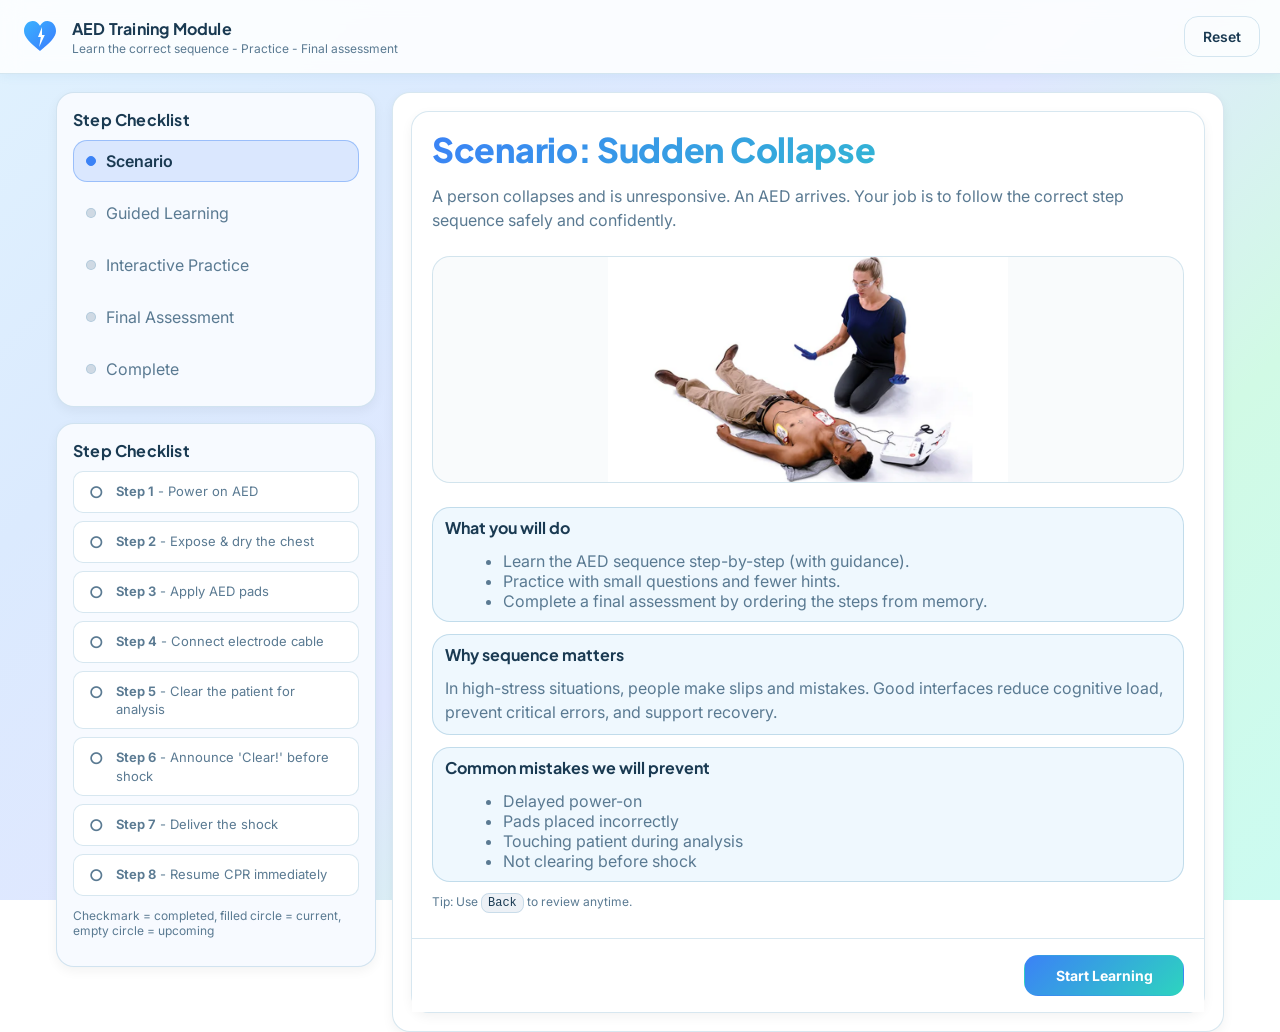
<file: index.html>
<!doctype html>
<html lang="en">
<head>
  <meta charset="UTF-8" />
  <meta name="viewport" content="width=device-width,initial-scale=1" />
  <title>AED Training Module</title>
  <link rel="stylesheet" href="styles.css" />
</head>

<body>
  <a class="skip-link" href="#app">Skip to main content</a>

  <header class="topbar">
    <div class="brand">
      <div class="logo" aria-hidden="true">
        <svg viewBox="0 0 100 100" xmlns="http://www.w3.org/2000/svg">
          <defs>
            <!-- Blue gradient for heart -->
            <linearGradient id="heartGradient" x1="0%" y1="0%" x2="100%" y2="100%">
              <stop offset="0%" style="stop-color:#3bb2ff;stop-opacity:1" />
              <stop offset="100%" style="stop-color:#3a7bfd;stop-opacity:1" />
            </linearGradient>
          </defs>
          <!-- Heart shape with gradient -->
          <path d="M50 85 C25 65, 10 50, 10 35 C10 20, 20 10, 32 10 C40 10, 45 15, 50 22 C55 15, 60 10, 68 10 C80 10, 90 20, 90 35 C90 50, 75 65, 50 85 Z" 
                fill="url(#heartGradient)"/>
          <!-- Lightning bolt (white) -->
          <path d="M55 25 L45 50 L52 50 L48 75 L62 45 L55 45 Z" 
                fill="#ffffff"/>
        </svg>
      </div>
      <div>
        <div class="brand-title">AED Training Module</div>
        <div class="brand-subtitle">Learn the correct sequence - Practice - Final assessment</div>
      </div>
    </div>

    <div class="topbar-actions">
      <button id="resetBtn" class="btn btn-ghost" type="button">Reset</button>
    </div>
  </header>

  <main id="app" class="app" role="main">
    <!-- Left column: phase / progress -->
    <aside class="sidebar" aria-label="Learning progress">
      <div class="card">
        <div class="card-title">Your Path</div>
        <ol class="phase-list" id="phaseList">
          <li class="phase active" data-phase="intro">
            <span class="phase-dot"></span>
            <span>Scenario</span>
          </li>
          <li class="phase" data-phase="learn">
            <span class="phase-dot"></span>
            <span>Guided Learning</span>
          </li>
          <li class="phase" data-phase="practice">
            <span class="phase-dot"></span>
            <span>Interactive Practice</span>
          </li>
          <li class="phase" data-phase="assessment">
            <span class="phase-dot"></span>
            <span>Final Assessment</span>
          </li>
          <li class="phase" data-phase="complete">
            <span class="phase-dot"></span>
            <span>Complete</span>
          </li>
        </ol>
      </div>

      <div class="card">
        <div class="card-title">Step Checklist</div>
        <div class="step-checklist" id="stepChecklist"></div>
        <p class="muted tiny" style="margin-top: 12px;">
          Checkmark = completed, filled circle = current, empty circle = upcoming
        </p>
      </div>
    </aside>

    <!-- Right column: dynamic content -->
    <section class="content" aria-live="polite">
      <!-- Main view container -->
      <div id="view" class="view"></div>

      <!-- Footer nav -->
      <footer class="footer-nav">
        <button id="backBtn" class="btn btn-ghost" type="button" disabled>Back</button>

        <div class="footer-center">
          <div class="muted tiny" id="footerHint">Follow the guided training, then practice, then assessment.</div>
        </div>
      </footer>
    </section>
  </main>

  <script src="js/app.js" defer></script>
</body>
</html>
</file>
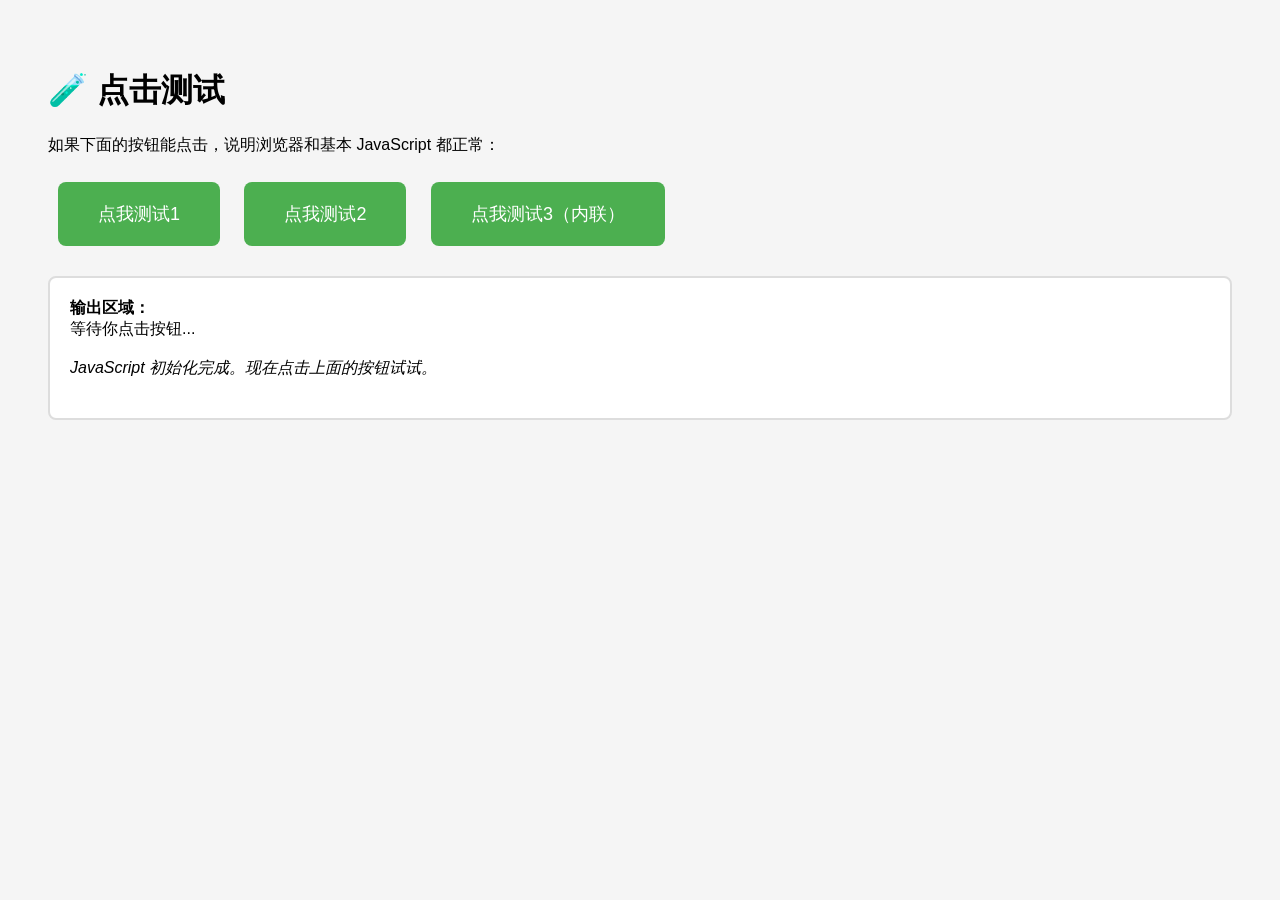
<file: click-test.html>
<!DOCTYPE html>
<html lang="en">
<head>
  <meta charset="utf-8">
  <title>简单点击测试</title>
  <style>
    body { 
      font-family: sans-serif; 
      padding: 40px;
      background: #f5f5f5;
    }
    button {
      padding: 20px 40px;
      font-size: 18px;
      margin: 10px;
      cursor: pointer;
      background: #4CAF50;
      color: white;
      border: none;
      border-radius: 8px;
    }
    button:hover {
      background: #45a049;
    }
    #output {
      margin-top: 20px;
      padding: 20px;
      background: white;
      border: 2px solid #ddd;
      border-radius: 8px;
      min-height: 100px;
    }
  </style>
</head>
<body>
  <h1>🧪 点击测试</h1>
  <p>如果下面的按钮能点击，说明浏览器和基本 JavaScript 都正常：</p>
  
  <button id="testBtn1">点我测试1</button>
  <button id="testBtn2">点我测试2</button>
  <button onclick="alert('内联事件可以用！')">点我测试3（内联）</button>
  
  <div id="output">
    <strong>输出区域：</strong><br>
    等待你点击按钮...
  </div>

  <script>
    console.log("✅ JavaScript 已加载");
    
    const output = document.getElementById('output');
    const btn1 = document.getElementById('testBtn1');
    const btn2 = document.getElementById('testBtn2');
    
    console.log("btn1:", btn1);
    console.log("btn2:", btn2);
    
    if (btn1) {
      btn1.addEventListener('click', function() {
        console.log("按钮1被点击了！");
        output.innerHTML += '<br>✅ 按钮1点击成功！addEventListener 工作正常！';
      });
    } else {
      console.error("❌ 找不到 btn1");
    }
    
    if (btn2) {
      btn2.onclick = function() {
        console.log("按钮2被点击了！");
        output.innerHTML += '<br>✅ 按钮2点击成功！onclick 工作正常！';
      };
    } else {
      console.error("❌ 找不到 btn2");
    }
    
    output.innerHTML += '<br><br><em>JavaScript 初始化完成。现在点击上面的按钮试试。</em>';
  </script>
</body>
</html>
</file>
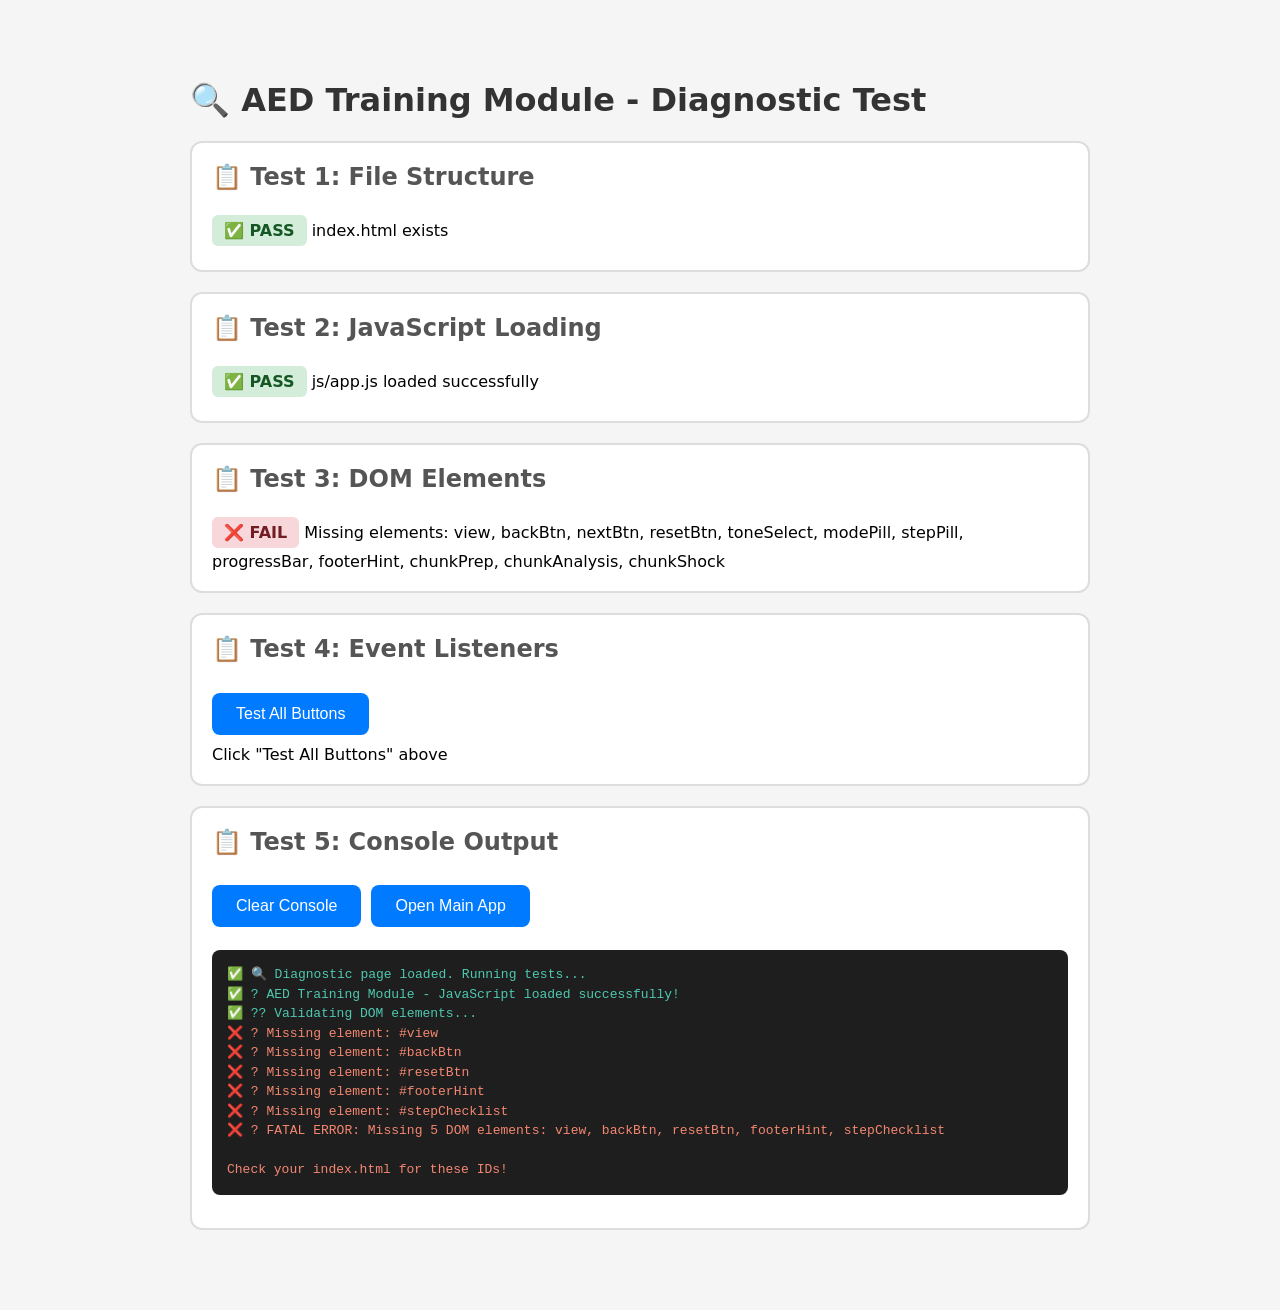
<file: diagnostic.html>
<!DOCTYPE html>
<html lang="en">
<head>
  <meta charset="UTF-8">
  <meta name="viewport" content="width=device-width, initial-scale=1.0">
  <title>🔍 AED Training - Diagnostic Test</title>
  <style>
    body {
      font-family: system-ui, -apple-system, sans-serif;
      max-width: 900px;
      margin: 40px auto;
      padding: 20px;
      background: #f5f5f5;
    }
    h1 { color: #333; }
    .test-section {
      background: white;
      border: 2px solid #ddd;
      border-radius: 12px;
      padding: 20px;
      margin: 20px 0;
    }
    .test-section h2 {
      margin-top: 0;
      color: #555;
    }
    .status {
      display: inline-block;
      padding: 6px 12px;
      border-radius: 6px;
      font-weight: bold;
      margin: 4px 0;
    }
    .status.pass { background: #d4edda; color: #155724; }
    .status.fail { background: #f8d7da; color: #721c24; }
    .status.warn { background: #fff3cd; color: #856404; }
    pre {
      background: #f8f9fa;
      padding: 12px;
      border-radius: 6px;
      overflow-x: auto;
      font-size: 13px;
    }
    button {
      background: #007bff;
      color: white;
      border: none;
      padding: 12px 24px;
      border-radius: 8px;
      cursor: pointer;
      font-size: 16px;
      margin: 10px 5px 10px 0;
    }
    button:hover {
      background: #0056b3;
    }
    #consoleOutput {
      max-height: 300px;
      overflow-y: auto;
      background: #1e1e1e;
      color: #d4d4d4;
      padding: 15px;
      border-radius: 8px;
      font-family: 'Courier New', monospace;
      font-size: 13px;
      line-height: 1.5;
    }
    .console-error { color: #f48771; }
    .console-warn { color: #dcdcaa; }
    .console-success { color: #4ec9b0; }
  </style>
</head>
<body>
  <h1>🔍 AED Training Module - Diagnostic Test</h1>
  
  <div class="test-section">
    <h2>📋 Test 1: File Structure</h2>
    <div id="fileTest">Running...</div>
  </div>

  <div class="test-section">
    <h2>📋 Test 2: JavaScript Loading</h2>
    <div id="jsTest">Running...</div>
  </div>

  <div class="test-section">
    <h2>📋 Test 3: DOM Elements</h2>
    <div id="domTest">Running...</div>
  </div>

  <div class="test-section">
    <h2>📋 Test 4: Event Listeners</h2>
    <button onclick="testButtons()">Test All Buttons</button>
    <div id="eventTest">Click "Test All Buttons" above</div>
  </div>

  <div class="test-section">
    <h2>📋 Test 5: Console Output</h2>
    <button onclick="clearConsoleOutput()">Clear Console</button>
    <button onclick="window.location.href='index.html'">Open Main App</button>
    <pre id="consoleOutput"></pre>
  </div>

  <script>
    const consoleOutput = document.getElementById('consoleOutput');
    const originalConsole = {
      log: console.log,
      error: console.error,
      warn: console.warn
    };

    function addToConsole(type, ...args) {
      const line = document.createElement('div');
      line.className = `console-${type}`;
      line.textContent = args.join(' ');
      consoleOutput.appendChild(line);
      consoleOutput.scrollTop = consoleOutput.scrollHeight;
    }

    console.log = function(...args) {
      originalConsole.log(...args);
      addToConsole('success', '✅', ...args);
    };

    console.error = function(...args) {
      originalConsole.error(...args);
      addToConsole('error', '❌', ...args);
    };

    console.warn = function(...args) {
      originalConsole.warn(...args);
      addToConsole('warn', '⚠️', ...args);
    };

    function clearConsoleOutput() {
      consoleOutput.innerHTML = '';
    }

    // Test 1: File Structure
    fetch('index.html')
      .then(r => r.ok ? r.text() : Promise.reject('Not found'))
      .then(() => {
        document.getElementById('fileTest').innerHTML = '<span class="status pass">✅ PASS</span> index.html exists';
      })
      .catch(() => {
        document.getElementById('fileTest').innerHTML = '<span class="status fail">❌ FAIL</span> index.html not found';
      });

    // Test 2: JavaScript Loading
    setTimeout(() => {
      const script = document.createElement('script');
      script.src = 'js/app.js';
      script.onerror = () => {
        document.getElementById('jsTest').innerHTML = '<span class="status fail">❌ FAIL</span> js/app.js failed to load';
      };
      script.onload = () => {
        document.getElementById('jsTest').innerHTML = '<span class="status pass">✅ PASS</span> js/app.js loaded successfully';
        
        // Test 3: DOM Elements (after script loads)
        setTimeout(() => {
          const requiredIds = [
            'view', 'backBtn', 'nextBtn', 'resetBtn', 'toneSelect',
            'modePill', 'stepPill', 'progressBar', 'footerHint',
            'chunkPrep', 'chunkAnalysis', 'chunkShock'
          ];
          
          const results = requiredIds.map(id => {
            const el = document.getElementById(id);
            return { id, found: !!el };
          });
          
          const allFound = results.every(r => r.found);
          const missing = results.filter(r => !r.found).map(r => r.id);
          
          if (allFound) {
            document.getElementById('domTest').innerHTML = '<span class="status pass">✅ PASS</span> All required DOM elements found';
          } else {
            document.getElementById('domTest').innerHTML = 
              '<span class="status fail">❌ FAIL</span> Missing elements: ' + missing.join(', ');
          }
        }, 100);
      };
      
      document.head.appendChild(script);
    }, 100);

    function testButtons() {
      const output = document.getElementById('eventTest');
      output.innerHTML = '<p>Testing button clicks...</p>';
      
      const buttons = [
        { id: 'nextBtn', name: 'Start/Next Button' },
        { id: 'backBtn', name: 'Back Button' },
        { id: 'resetBtn', name: 'Reset Button' },
        { id: 'toneSelect', name: 'Tone Selector' }
      ];
      
      let results = '';
      buttons.forEach(btn => {
        const el = document.getElementById(btn.id);
        if (el) {
          results += `<span class="status pass">✅</span> ${btn.name} exists<br>`;
          
          // Try to trigger click (won't actually work outside main context)
          if (el.tagName === 'BUTTON') {
            results += `<span class="status warn">⚠️</span> ${btn.name} - Can't test in diagnostic mode. Open main app to test.<br>`;
          }
        } else {
          results += `<span class="status fail">❌</span> ${btn.name} not found!<br>`;
        }
      });
      
      output.innerHTML = results + '<br><p><strong>✅ To fully test:</strong> Open <a href="index.html" style="color:#007bff">index.html</a> and check browser console (F12)</p>';
    }

    console.log('🔍 Diagnostic page loaded. Running tests...');
  </script>
</body>
</html>
</file>
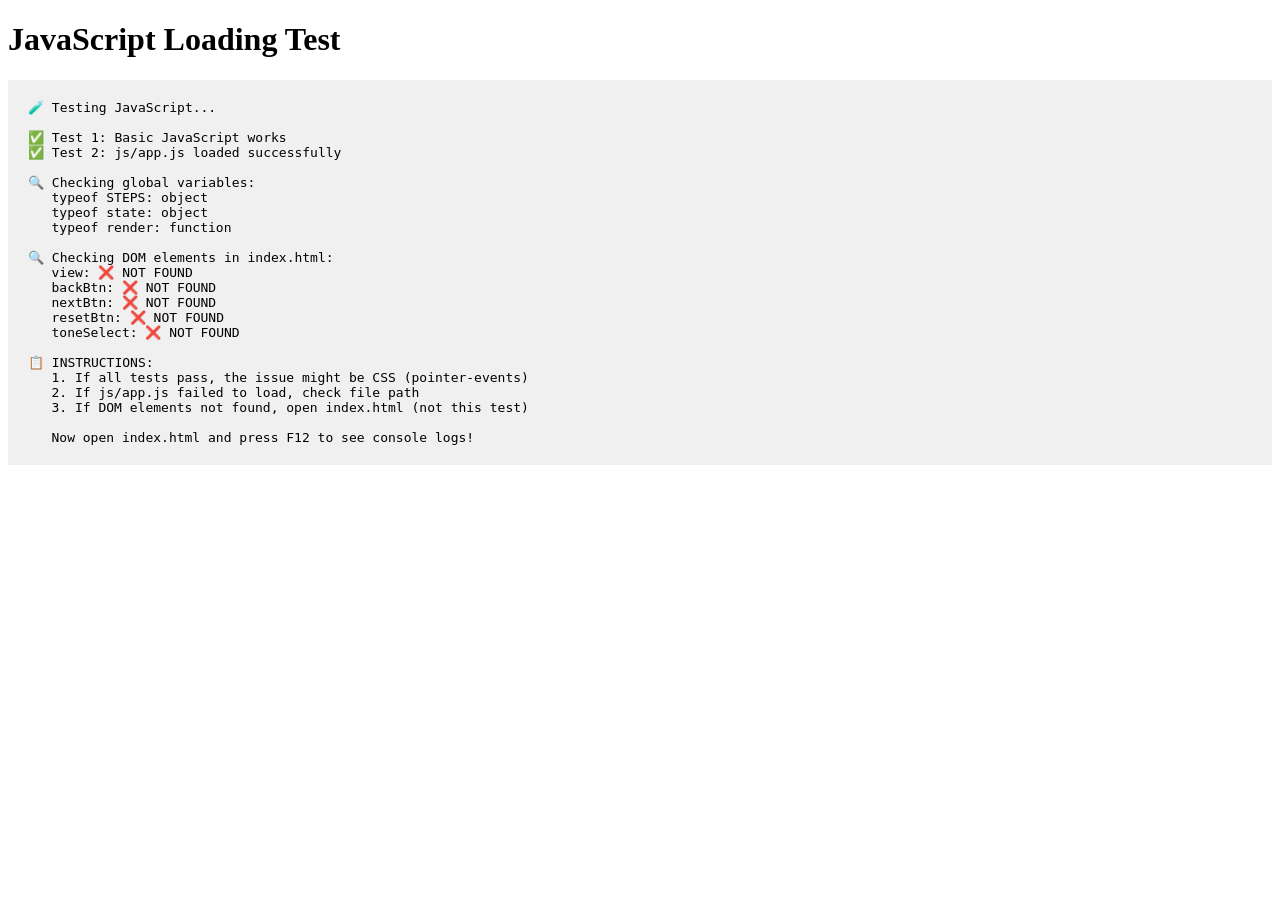
<file: test.html>
<!DOCTYPE html>
<html lang="en">
<head>
  <meta charset="UTF-8">
  <meta name="viewport" content="width=device-width, initial-scale=1.0">
  <title>JavaScript Test</title>
</head>
<body>
  <h1>JavaScript Loading Test</h1>
  <div id="test-output" style="font-family: monospace; white-space: pre; padding: 20px; background: #f0f0f0;"></div>
  
  <script>
    const output = document.getElementById('test-output');
    output.textContent = '🧪 Testing JavaScript...\n\n';
    
    // Test 1: Basic JS works
    output.textContent += '✅ Test 1: Basic JavaScript works\n';
    
    // Test 2: Can load external script
    const script = document.createElement('script');
    script.src = 'js/app.js';
    script.onerror = () => {
      output.textContent += '❌ Test 2: FAILED - js/app.js not found or has error\n';
      output.textContent += '   Check: Does js/app.js exist?\n';
      output.textContent += '   Check: Is the path correct?\n';
    };
    script.onload = () => {
      output.textContent += '✅ Test 2: js/app.js loaded successfully\n\n';
      
      // Test 3: Check if variables exist
      setTimeout(() => {
        output.textContent += '🔍 Checking global variables:\n';
        output.textContent += `   typeof STEPS: ${typeof STEPS}\n`;
        output.textContent += `   typeof state: ${typeof state}\n`;
        output.textContent += `   typeof render: ${typeof render}\n\n`;
        
        // Test 4: Check DOM elements
        output.textContent += '🔍 Checking DOM elements in index.html:\n';
        const view = document.getElementById('view');
        const backBtn = document.getElementById('backBtn');
        const nextBtn = document.getElementById('nextBtn');
        const resetBtn = document.getElementById('resetBtn');
        const toneSelect = document.getElementById('toneSelect');
        
        output.textContent += `   view: ${view ? '✅ Found' : '❌ NOT FOUND'}\n`;
        output.textContent += `   backBtn: ${backBtn ? '✅ Found' : '❌ NOT FOUND'}\n`;
        output.textContent += `   nextBtn: ${nextBtn ? '✅ Found' : '❌ NOT FOUND'}\n`;
        output.textContent += `   resetBtn: ${resetBtn ? '✅ Found' : '❌ NOT FOUND'}\n`;
        output.textContent += `   toneSelect: ${toneSelect ? '✅ Found' : '❌ NOT FOUND'}\n\n`;
        
        output.textContent += '📋 INSTRUCTIONS:\n';
        output.textContent += '   1. If all tests pass, the issue might be CSS (pointer-events)\n';
        output.textContent += '   2. If js/app.js failed to load, check file path\n';
        output.textContent += '   3. If DOM elements not found, open index.html (not this test)\n';
        output.textContent += '\n   Now open index.html and press F12 to see console logs!\n';
      }, 100);
    };
    
    document.head.appendChild(script);
  </script>
</body>
</html>
</file>
<file: styles.css>
/* Google Fonts */
@import url('https://fonts.googleapis.com/css2?family=Inter:wght@400;500;600;700&family=Plus+Jakarta+Sans:wght@600;700;800&display=swap');

:root{
  --bg-main: #FFFFFF;
  --bg-panel: #F7FAFF;
  --bg-hover: #EEF5FF;
  --bg-active: #E3F0FF;
  --bg: #e8f4f8;
  --panel: #ffffff;
  --panel2: #f8fbff;
  --text: #1a3a52;
  --muted: #5a7a92;
  --border: rgba(58,134,180,0.2);
  --shadow: 0 10px 30px rgba(58,134,180,.15);
  --accent: #3a86b4;
  --accent2: #2dd4bf;
  --danger: #ef4444;
  --warn: #f59e0b;
  --ok: #10b981;
  --focus: #0ea5e9;
  --radius: 18px;
  --radius2: 12px;
  --maxw: 1200px;
  --mono: ui-monospace, SFMono-Regular, Menlo, Monaco, Consolas, "Liberation Mono", "Courier New", monospace;
  --font-heading: 'Plus Jakarta Sans', ui-sans-serif, system-ui, -apple-system, sans-serif;
  --font-body: 'Inter', ui-sans-serif, system-ui, -apple-system, sans-serif;
  --sans: var(--font-body);
}

*{ box-sizing: border-box; }
html,body{ height:100%; }
body{
  margin:0;
  font-family: var(--sans);
  color: var(--text);
  background: linear-gradient(135deg, #e0f2fe 0%, #dbeafe 25%, #e0e7ff 50%, #d1fae5 75%, #ccfbf1 100%);
  background-attachment: fixed;
}

.skip-link{
  position:absolute; left:-999px; top:0;
  background:#3b82f6; color:#fff; padding:8px 10px; border-radius:10px;
  font-weight: 600;
}
.skip-link:focus{ left:10px; top:10px; z-index:9999; box-shadow: 0 4px 12px rgba(59,130,246,.4); }

.topbar{
  display:flex;
  align-items:center;
  justify-content:space-between;
  padding:16px 20px;
  border-bottom:1px solid var(--border);
  background: rgba(255,255,255,.85);
  backdrop-filter: blur(10px);
  box-shadow: 0 2px 10px rgba(58,134,180,.08);
  position: sticky;
  top:0;
  z-index: 20;
}

.brand{
  display:flex; gap:12px; align-items:center;
}
.logo{
  width:40px; height:40px;
  display:grid; place-items:center;
  flex-shrink: 0;
}
.logo svg {
  display: block;
  width: 100%;
  height: 100%;
}
.brand-title{ font-family: var(--font-heading); font-weight:700; letter-spacing:.2px; }
.brand-subtitle{ font-size:12px; color: var(--muted); margin-top:2px; }

.topbar-actions{ display:flex; gap:10px; align-items:center; }
select{
  background: var(--panel);
  color: var(--text);
  border:1px solid var(--border);
  border-radius: 12px;
  padding:8px 10px;
  cursor: pointer;
  font-family: var(--font-body);
  font-weight: 500;
}
select:hover{
  border-color: rgba(59,130,246,.4);
}
select:focus{
  outline: 2px solid rgba(59,130,246,.3);
  outline-offset: 2px;
}

.app{
  max-width: var(--maxw);
  margin: 18px auto 30px;
  padding: 0 16px;
  display:grid;
  grid-template-columns: 320px 1fr;
  gap:16px;
}

.card{
  background-color: var(--bg-main);
  border:1px solid var(--border);
  border-radius: var(--radius);
  box-shadow: 0 4px 12px rgba(0,0,0,0.05);
  padding:16px;
}

.card-title{
  font-family: var(--font-heading);
  font-weight: 700;
  margin-bottom: 10px;
  letter-spacing:.2px;
}

.phase-list{
  list-style:none; padding:0; margin:0;
  display:flex; flex-direction:column; gap:10px;
}
.phase{
  display:flex; align-items:center; gap:10px;
  padding:10px 12px;
  border-radius: 14px;
  border: 1px solid transparent;
  color: var(--muted);
}
.phase.active{
  background: rgba(59,130,246,.15);
  border-color: rgba(59,130,246,.4);
  color: var(--text);
  font-weight: 600;
}
.phase.complete{
  background: rgba(45,212,191,.15);
  border-color: rgba(45,212,191,.4);
  color: var(--text);
}
.phase-dot{
  width:10px; height:10px; border-radius:99px;
  background: rgba(90,122,146,.25);
  border:1px solid var(--border);
}
.phase.active .phase-dot{ background: #3b82f6; border-color: #3b82f6; }
.phase.complete .phase-dot{ background: #2dd4bf; border-color: #2dd4bf; }

.chunk{ margin-top: 10px; padding-top: 10px; border-top:1px dashed rgba(58,134,180,.25); }
.chunk-title{ font-weight:650; font-size: 13px; }
.chunk-steps{ margin-top:8px; display:flex; flex-wrap:wrap; gap:6px; }

/* Step Checklist Styles */
.step-checklist {
  display: flex;
  flex-direction: column;
  gap: 8px;
}

.checklist-item {
  display: flex;
  align-items: flex-start;
  gap: 10px;
  padding: 10px 12px;
  border-radius: 10px;
  border: 1px solid var(--border);
  background-color: var(--bg-main);
  transition: all 0.2s ease;
}

.checklist-item:hover {
  background-color: var(--bg-hover);
}

.checklist-item.current {
  background-color: var(--bg-active);
  border-color: rgba(59, 130, 246, 0.4);
  box-shadow: 0 4px 12px rgba(0,0,0,0.05);
}

.checklist-item.completed {
  background-color: var(--bg-main);
  border-color: rgba(45, 212, 191, 0.3);
}

.checklist-icon {
  font-size: 16px;
  font-weight: 600;
  min-width: 20px;
  text-align: center;
  display: inline-flex;
  align-items: center;
  justify-content: center;
}

.checkmark-svg {
  display: inline-block;
  vertical-align: middle;
}

.checklist-item.current .checklist-icon {
  color: #3b82f6;
}

.checklist-item.completed .checklist-icon {
  color: #2dd4bf;
}

.checklist-item:not(.current):not(.completed) .checklist-icon {
  color: var(--muted);
}

.checklist-text {
  flex: 1;
  font-size: 13px;
  line-height: 1.4;
  color: var(--text);
}

.checklist-item:not(.current):not(.completed) .checklist-text {
  color: var(--muted);
}

.checklist-text strong {
  font-weight: 650;
}

.badge{
  font-size:12px;
  padding:6px 8px;
  border-radius: 999px;
  border:1px solid var(--border);
  background: rgba(226,232,240,.6);
  color: var(--muted);
}
.badge.active{
  background: rgba(59,130,246,.2);
  color: var(--text);
  border-color: rgba(59,130,246,.4);
  font-weight: 600;
}
.badge.done{
  background: rgba(45,212,191,.2);
  color: var(--text);
  border-color: rgba(45,212,191,.4);
}

.sidebar{ display:flex; flex-direction:column; gap:16px; }

.sidebar .card {
  background-color: var(--bg-panel);
}

.content{
  min-height: 74vh;
  display:flex;
  flex-direction:column;
  gap: 12px;
}

.statusbar{
  display:flex; align-items:center; justify-content:space-between;
  gap:12px;
  padding:12px 14px;
  border-radius: var(--radius);
  border:1px solid var(--border);
  background: rgba(255,255,255,.85);
  backdrop-filter: blur(10px);
}

.status-left{ display:flex; gap:10px; align-items:center; flex-wrap:wrap; }
.pill{
  font-size:12px;
  padding:6px 10px;
  border-radius:999px;
  background: rgba(226,232,240,.6);
  border:1px solid var(--border);
  color: var(--muted);
  font-weight: 500;
}

.progress{
  width: 220px;
  height: 10px;
  border-radius: 999px;
  background: rgba(226,232,240,.5);
  border: 1px solid var(--border);
  overflow:hidden;
}
.progress-bar{
  height:100%;
  background: linear-gradient(90deg, #3b82f6, #2dd4bf);
  width:0%;
  transition: width 0.3s ease;
}

.view{
  flex:1;
  border-radius: var(--radius);
  border:1px solid var(--border);
  background-color: var(--bg-main);
  box-shadow: 0 4px 12px rgba(0,0,0,0.05);
  padding: 18px;
  overflow:hidden;
}

.footer-nav{
  display: none;  /* Navigation now inside panels */
}

.footer-center{ flex:1; display:flex; justify-content:center; }

.btn{
  border:1px solid var(--border);
  background: rgba(255,255,255,.8);
  color: var(--text);
  padding: 11px 18px;
  border-radius: 14px;
  cursor:pointer;
  font-family: var(--font-body);
  font-weight:600;
  font-size: 14px;
  transition: all 0.2s ease;
}
.btn:hover:not(:disabled){
  transform: translateY(-1px);
  box-shadow: 0 4px 12px rgba(58,134,180,.2);
}
.btn:disabled{
  opacity:.45;
  cursor:not-allowed;
}
.btn-primary{
  background: linear-gradient(135deg, #3b82f6, #2dd4bf);
  border-color: transparent;
  color: white;
  font-weight: 700;
}
.btn-primary:hover:not(:disabled){
  box-shadow: 0 6px 20px rgba(59,130,246,.4);
}
.btn-ghost{
  background: transparent;
}
.btn-outline{
  background: rgba(255,255,255,.95);
  border: 2px solid rgba(59,130,246,.4);
  color: #3b82f6;
  font-weight: 650;
}
.btn-outline:hover:not(:disabled){
  background: rgba(59,130,246,.08);
  border-color: rgba(59,130,246,.6);
  box-shadow: 0 4px 12px rgba(59,130,246,.25);
}

.grid{
  display:grid;
  grid-template-columns: 1.2fr .8fr;
  gap: 14px;
  height: 100%;
}

.single-column-layout {
  display: flex;
  flex-direction: column;
  height: 100%;
  max-width: 1200px;
  margin: 0 auto;
  width: 100%;
}

.panel{
  border:1px solid var(--border);
  border-radius: var(--radius);
  background-color: var(--bg-main);
  box-shadow: 0 4px 12px rgba(0,0,0,0.05);
  padding: 14px;
  overflow:auto;
}

.panel-with-nav {
  display: flex;
  flex-direction: column;
  padding: 0;
  overflow: visible;
}

.panel-content {
  flex: 1;
  padding: 16px 20px;
  overflow: auto;
}

.panel-content .h1 {
  margin-bottom: 8px;
}

.panel-content .p {
  margin-bottom: 8px;
}

.panel-nav {
  display: flex;
  gap: 12px;
  padding: 16px 20px;
  border-top: 1px solid var(--border);
  background-color: var(--bg-main);
  justify-content: flex-start;
}

.panel-nav .btn {
  flex: 1;
  max-width: 160px;
}

.h1{
  font-family: var(--font-heading);
  font-size: 34px;
  line-height: 1.3;
  margin: 0 0 12px;
  padding-bottom: 4px;
  letter-spacing: -0.3px;
  background: linear-gradient(135deg, #3b82f6, #2dd4bf);
  -webkit-background-clip: text;
  -webkit-text-fill-color: transparent;
  background-clip: text;
  font-weight: 800;
}

.progress-container {
  padding: 16px 20px;
  border-bottom: 1px solid rgba(226, 232, 240, 0.6);
  background: rgba(248, 250, 252, 0.5);
}

.progress-container .progress {
  width: 100%;
  height: 8px;
  border-radius: 999px;
  background: rgba(226, 232, 240, 0.5);
  border: 1px solid var(--border);
  overflow: hidden;
}

.progress-container .progress-bar {
  height: 100%;
  background: linear-gradient(90deg, #3b82f6, #2dd4bf);
  transition: width 0.4s ease;
}

.h2{
  font-family: var(--font-heading);
  font-size: 18px;
  margin: 0 0 10px;
  padding-bottom: 4px;
  color: var(--text);
  font-weight: 700;
  line-height: 1.4;
}
.p{
  font-family: var(--font-body);
  margin: 0 0 10px;
  color: var(--muted);
  line-height: 1.5;
}

/* Apply heading font to native heading elements */
h1, h2, h3, h4, h5, h6 {
  font-family: var(--font-heading);
  line-height: 1.3;
  padding-bottom: 4px;
}

.kbd{
  font-family: var(--mono);
  font-size: 12px;
  padding: 2px 6px;
  border-radius: 8px;
  border:1px solid var(--border);
  background: rgba(226,232,240,.6);
  color: var(--text);
  font-weight: 500;
}

.media{
  display:flex;
  flex-direction:column;
  gap: 10px;
}
.img-wrap{
  width:100%;
  aspect-ratio: 16/9;
  border-radius: var(--radius);
  border:1px dashed rgba(58,134,180,.3);
  background: rgba(226,232,240,.4);
  overflow:hidden;
  display:grid;
  place-items:center;
  position:relative;
}
.img-wrap img{
  width:100%; height:100%; object-fit:cover;
  display:block;
}
.content-img-wrap {
  width: 100%;
  margin: 24px 0;
  border-radius: var(--radius);
  border: 1px solid var(--border);
  background: rgba(226,232,240,.2);
  overflow: hidden;
  display: grid;
  place-items: center;
  position: relative;
}
.content-img-wrap img {
  max-width: 400px;
  width: 100%;
  height: auto;
  display: block;
  object-fit: contain;
  margin: 0 auto;
}

/* Side-by-side layout for image and instruction */
.step-content-row {
  display: flex;
  align-items: flex-start;
  gap: 20px;
  margin: 16px 0;
}

.step-image-col {
  flex: 0 0 auto;
  max-width: 300px;
  min-width: 240px;
}

.step-image-col img {
  width: 100%;
  height: auto;
  display: block;
  border-radius: var(--radius);
  border: 1px solid var(--border);
  background: rgba(226,232,240,.2);
}

.step-text-col {
  flex: 1;
  min-width: 0;
}

.step-text-col .p {
  margin: 0;
  font-size: 15px;
  line-height: 1.6;
}

/* Responsive: stack on smaller screens */
@media (max-width: 768px) {
  .step-content-row {
    flex-direction: column;
  }
  
  .step-image-col {
    max-width: 100%;
  }
}

.img-placeholder{
  color: rgba(90,122,146,.7);
  font-size: 13px;
  padding: 10px;
  text-align:center;
}

/* img-tag removed - no more overlay labels on images */

.callout{
  border-radius: var(--radius);
  border:1px solid rgba(58,134,180,.25);
  background: rgba(224,242,254,.5);
  padding: 10px 12px;
}
.callout-title{ 
  font-family: var(--font-heading); 
  font-weight: 700; 
  margin-bottom: 6px; 
  padding-bottom: 4px;
  color: var(--text); 
  line-height: 1.3;
}
.callout ul{ margin: 8px 0 0 18px; color: var(--muted); }

.quiz{
  display:flex; flex-direction:column; gap:10px;
}
.options{
  display:flex; flex-direction:column; gap:8px;
}
.option{
  width: 100%;
  text-align:left;
  padding: 10px 12px;
  border-radius: 14px;
  border:1px solid var(--border);
  background: rgba(255,255,255,.7);
  cursor:pointer;
  font-family: var(--font-body);
  color: var(--text);
  transition: all 0.2s ease;
}
.option:hover{ 
  border-color: rgba(59,130,246,.5); 
  background: rgba(224,242,254,.6);
  transform: translateX(2px);
}
.option.correct{ 
  border-color: rgba(45,212,191,.6); 
  background: rgba(209,250,229,.7); 
  font-weight: 600;
}
.option.wrong{ 
  border-color: rgba(239,68,68,.5); 
  background: rgba(254,226,226,.6); 
}
.option.correct{ border-color: rgba(176,255,138,.35); background: rgba(176,255,138,.10); }
.option.wrong{ border-color: rgba(255,107,107,.35); background: rgba(255,107,107,.09); }

.toast{
  margin-top: 10px;
  border-radius: 14px;
  padding: 10px 12px;
  border:1px solid var(--border);
  background: rgba(255,255,255,.8);
  color: var(--muted);
}
.toast.ok{ 
  border-color: rgba(45,212,191,.5); 
  background: rgba(209,250,229,.8);
  color: var(--text); 
  font-weight: 600;
}
.toast.warn{ 
  border-color: rgba(245,158,11,.5); 
  background: rgba(254,243,199,.8);
  color: var(--text); 
}
.toast.danger{ 
  border-color: rgba(239,68,68,.5); 
  background: rgba(254,226,226,.8);
  color: var(--text); 
}

.tiny{ font-size:12px; }
.muted{ color: var(--muted); }

.drag-area{
  display:grid;
  grid-template-columns: 1fr 1fr;
  gap: 12px;
}
.drag-col{
  border:1px solid var(--border);
  border-radius: var(--radius);
  background: rgba(255,255,255,.6);
  padding: 12px;
  min-height: 320px;
}
.draggable{
  padding: 10px 12px;
  border-radius: 14px;
  border:1px solid var(--border);
  background: rgba(255,255,255,.9);
  cursor: grab;
  margin-bottom: 8px;
  color: var(--text);
  transition: all 0.2s ease;
  box-shadow: 0 2px 4px rgba(58,134,180,.1);
}
.draggable:hover{
  transform: translateY(-2px);
  box-shadow: 0 4px 8px rgba(58,134,180,.2);
}
.draggable:active{ cursor: grabbing; }
.dropzone{
  border:1px dashed rgba(58,134,180,.35);
  border-radius: 14px;
  padding: 10px;
  min-height: 60px;
  display:flex;
  align-items:center;
  justify-content:space-between;
  gap: 10px;
  margin-bottom: 10px;
  background: rgba(224,242,254,.3);
  transition: all 0.2s ease;
}
.dropzone:hover{
  border-color: rgba(59,130,246,.5);
  background: rgba(224,242,254,.5);
}
.dropzone.filled{
  border-style: solid;
  border-color: rgba(59,130,246,.4);
  background: rgba(224,242,254,.6);
}

/* Visual feedback for correct/incorrect slots in Final Assessment */
.dropzone.slot-correct {
  background-color: rgba(34,197,94,0.15);
  border-color: #22c55e;
  border-style: solid;
  border-width: 2px;
}

.dropzone.slot-wrong {
  background-color: rgba(239,68,68,0.15);
  border-color: #ef4444;
  border-style: solid;
  border-width: 2px;
}

.zone-label{
  font-size: 12px;
  color: var(--muted);
  width: 42px;
}
.zone-text{
  flex:1;
}
.zone-clear{
  border:1px solid var(--border);
  background: rgba(255,255,255,.8);
  color: var(--muted);
  border-radius: 12px;
  padding: 6px 8px;
  cursor:pointer;
  transition: all 0.2s ease;
}
.zone-clear:hover{
  background: rgba(239,68,68,.1);
  border-color: rgba(239,68,68,.3);
  color: #ef4444;
}

@media (max-width: 980px){
  .app{ grid-template-columns: 1fr; }
  .progress{ width: 160px; }
  .grid{ grid-template-columns: 1fr; }
}

/* --- CLICK FIX: prevent decorative overlays from blocking clicks --- */
body::before,
body::after,
.app::before,
.app::after,
.topbar::before,
.topbar::after {
  pointer-events: none !important;
}

/* If you have any background/overlay layers, add them here */
.bg, .overlay, .noise, .grain, .glow, .vignette {
  pointer-events: none !important;
}

/* === MODAL/POPOVER SYSTEM === */
.modal-overlay {
  position: fixed;
  inset: 0;
  background: rgba(26, 58, 82, 0.6);
  backdrop-filter: blur(4px);
  display: flex;
  align-items: center;
  justify-content: center;
  z-index: 1000;
  animation: fadeIn 0.2s ease;
}

.modal {
  background: white;
  border-radius: 18px;
  box-shadow: 0 20px 60px rgba(58, 134, 180, 0.35);
  max-width: 480px;
  width: 90%;
  overflow: hidden;
  animation: slideUp 0.3s cubic-bezier(0.34, 1.56, 0.64, 1);
}

.modal-header {
  padding: 24px 24px 16px;
  border-bottom: 1px solid var(--border);
}

.modal-header.success {
  background: linear-gradient(135deg, rgba(45, 212, 191, 0.15), rgba(16, 185, 129, 0.08));
}

.modal-header.error {
  background: linear-gradient(135deg, rgba(245, 158, 11, 0.15), rgba(251, 191, 36, 0.08));
}

.modal-title {
  font-family: var(--font-heading);
  font-size: 26px;
  font-weight: 700;
  margin: 0;
  padding-bottom: 6px;
  display: flex;
  align-items: center;
  gap: 10px;
  line-height: 1.3;
}

.modal-title.success {
  color: #10b981;
}

.modal-title.error {
  color: #f59e0b;
}

.modal-body {
  padding: 20px 24px;
  line-height: 1.6;
  color: var(--text);
}

.modal-footer {
  padding: 16px 24px;
  background: rgba(248, 250, 252, 0.8);
  border-top: 1px solid var(--border);
  display: flex;
  gap: 10px;
  justify-content: flex-end;
}

.modal-footer .btn {
  flex: 0 0 auto;
  min-width: 120px;
}

/* === ANIMATIONS === */
@keyframes fadeIn {
  from { opacity: 0; }
  to { opacity: 1; }
}

@keyframes slideUp {
  from { 
    opacity: 0;
    transform: translateY(20px) scale(0.95);
  }
  to { 
    opacity: 1;
    transform: translateY(0) scale(1);
  }
}

@keyframes pulse {
  0%, 100% { 
    transform: scale(1);
    opacity: 1;
  }
  50% { 
    transform: scale(1.02);
    opacity: 0.9;
  }
}

@keyframes successGlow {
  0% { 
    box-shadow: 0 0 0 0 rgba(45, 212, 191, 0.7);
    transform: scale(1);
  }
  50% {
    box-shadow: 0 0 20px 10px rgba(45, 212, 191, 0);
    transform: scale(1.05);
  }
  100% { 
    box-shadow: 0 0 0 0 rgba(45, 212, 191, 0);
    transform: scale(1);
  }
}

@keyframes shake {
  0%, 100% { transform: translateX(0); }
  25% { transform: translateX(-8px); }
  75% { transform: translateX(8px); }
}

@keyframes checkmarkDraw {
  0% {
    stroke-dashoffset: 20;
    opacity: 0;
  }
  50% {
    opacity: 1;
  }
  100% {
    stroke-dashoffset: 0;
    opacity: 1;
  }
}

/* Apply animations */
.checklist-item.current {
  animation: pulse 2s ease-in-out infinite;
}

.option.correct {
  animation: successGlow 0.4s ease-out;
}

.option.wrong {
  animation: shake 0.3s ease-out;
}

/* Goal section styling */
.step-goal {
  background: linear-gradient(135deg, rgba(59, 130, 246, 0.08), rgba(45, 212, 191, 0.06));
  border: 1px solid rgba(59, 130, 246, 0.25);
  border-radius: 12px;
  padding: 12px 16px;
  margin: 12px 0;
}

.step-goal-title {
  font-weight: 700;
  color: #3b82f6;
  font-size: 13px;
  text-transform: uppercase;
  letter-spacing: 0.5px;
  margin-bottom: 4px;
  padding-bottom: 2px;
  line-height: 1.4;
}

.step-goal-text {
  margin: 0;
  color: var(--text);
  font-weight: 500;
}

/* Safety Reminder (merged Common Mistake + Critical Fail) */
.safety-reminder {
  background: linear-gradient(135deg, rgba(245, 158, 11, 0.08), rgba(251, 191, 36, 0.05));
  border: 1px solid rgba(245, 158, 11, 0.3);
  border-radius: 12px;
  padding: 14px 16px;
  margin-top: 12px;
}

.safety-reminder.highlighted {
  animation: pulse 1s ease-in-out 3;
  background: linear-gradient(135deg, rgba(245, 158, 11, 0.2), rgba(251, 191, 36, 0.12));
  border-color: rgba(245, 158, 11, 0.6);
  box-shadow: 0 0 20px rgba(245, 158, 11, 0.3);
}

.safety-reminder-title {
  font-weight: 700;
  color: #f59e0b;
  font-size: 14px;
  margin-bottom: 8px;
  padding-bottom: 4px;
  display: flex;
  align-items: center;
  gap: 6px;
  line-height: 1.3;
}

.safety-reminder-list {
  list-style: none;
  padding: 0;
  margin: 0;
}

.safety-reminder-list li {
  padding-left: 20px;
  position: relative;
  margin-bottom: 4px;
  color: var(--text);
}

.safety-reminder-list li:before {
  content: "•";
  position: absolute;
  left: 6px;
  color: #f59e0b;
  font-weight: 700;
}

/* Completion Page Stats */
.completion-stat {
  background: rgba(255, 255, 255, 0.9);
  border: 1px solid var(--border);
  border-radius: var(--radius2);
  padding: 24px;
  text-align: center;
  box-shadow: 0 4px 12px rgba(58, 134, 180, 0.1);
  transition: transform 0.2s ease, box-shadow 0.2s ease;
}

.completion-stat:hover {
  transform: translateY(-2px);
  box-shadow: 0 6px 20px rgba(58, 134, 180, 0.15);
}

.completion-stat-icon {
  font-size: 36px;
  margin-bottom: 8px;
  color: var(--accent2);
}

.completion-stat-value {
  font-size: 48px;
  font-weight: 800;
  font-family: var(--font-heading);
  background: linear-gradient(135deg, #3b82f6, #2dd4bf);
  -webkit-background-clip: text;
  -webkit-text-fill-color: transparent;
  background-clip: text;
  margin: 8px 0;
}

.completion-stat-label {
  font-size: 13px;
  color: var(--muted);
  font-weight: 600;
  letter-spacing: 0.3px;
}

/* Celebrate animation */
@keyframes celebrate {
  0% { transform: scale(0.8) rotate(-10deg); opacity: 0; }
  50% { transform: scale(1.1) rotate(5deg); }
  100% { transform: scale(1) rotate(0deg); opacity: 1; }
}

/* === Force hide progress bar elements (failsafe) === */
#stepProgressBar,
#stepProgressText,
.progress-container {
  display: none !important;
}
</file>
